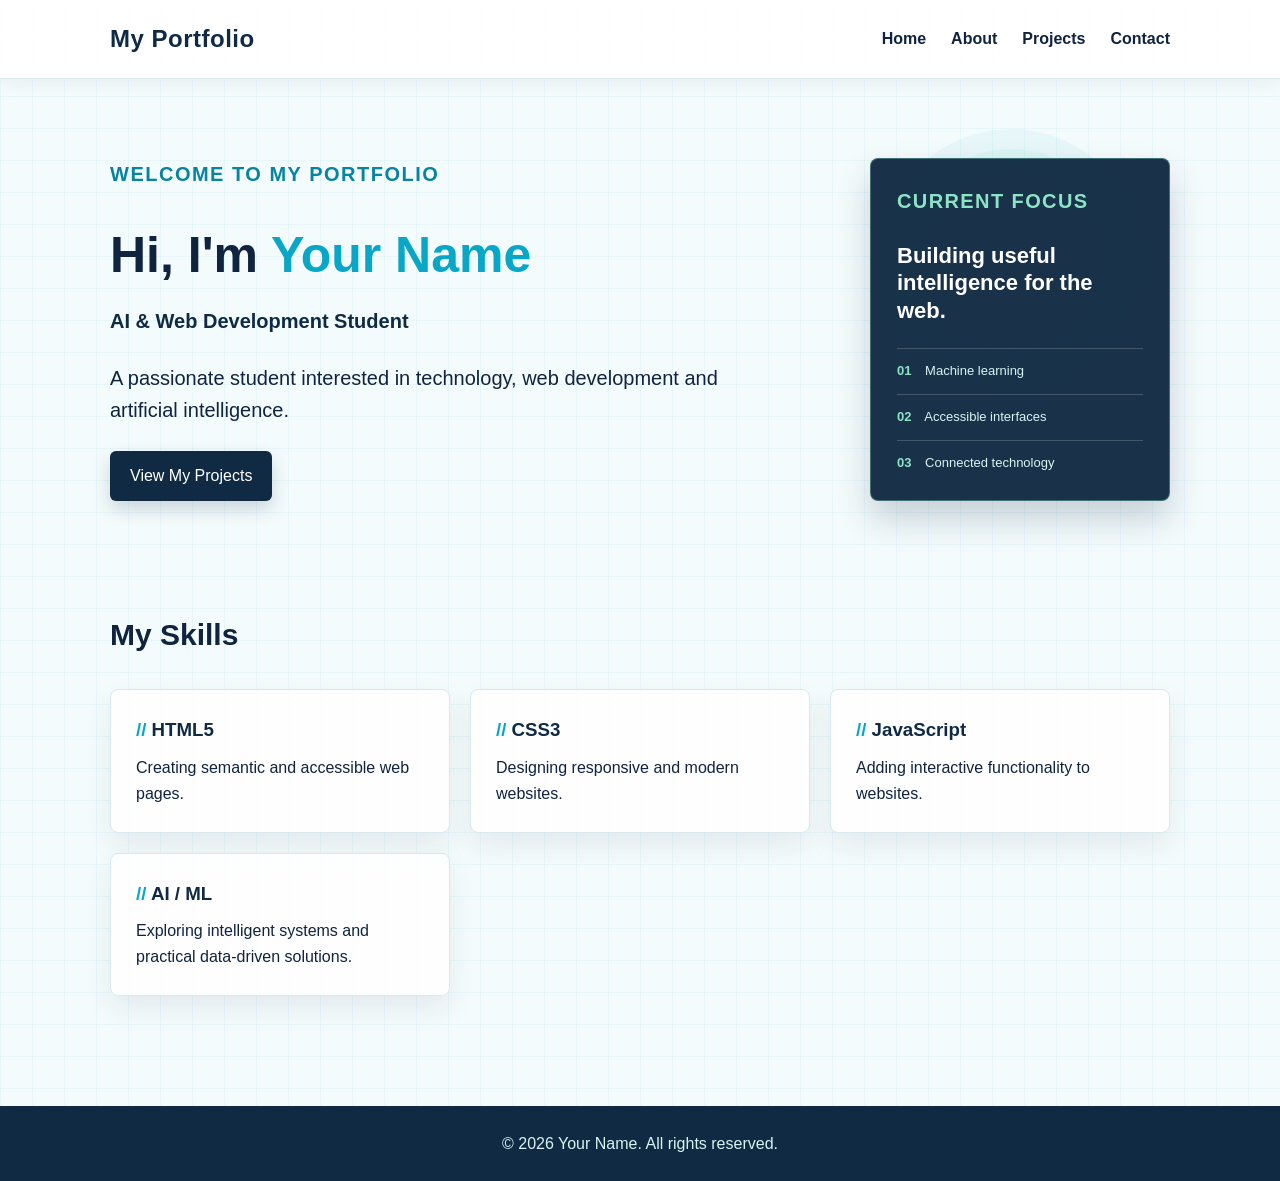
<file: index.html>
<!DOCTYPE html>
<html lang="en">
<head>
    <meta charset="UTF-8">

    <meta name="viewport"
          content="width=device-width, initial-scale=1.0">

    <meta name="description"
          content="Personal portfolio website showcasing skills, projects and contact information.">

    <meta name="keywords"
          content="portfolio, web developer, HTML, CSS, JavaScript">

    <meta name="author"
          content="Your Name">

    <title>Your Name | Portfolio</title>

    <link rel="stylesheet" href="style.css">
</head>

<body>

<header>
    <nav aria-label="Main Navigation">

        <a href="index.html" class="logo">
            My Portfolio
        </a>

        <ul>
            <li><a href="index.html" aria-current="page">Home</a></li>
            <li><a href="about.html">About</a></li>
            <li><a href="project.html">Projects</a></li>
            <li><a href="contact.html">Contact</a></li>
        </ul>

    </nav>
</header>

<main>

    <section class="hero" aria-labelledby="hero-title">

        <div class="hero-copy">
            <p class="welcome">Welcome to my portfolio</p>

            <h1 id="hero-title">
                Hi, I'm <span>Your Name</span>
            </h1>

            <p class="hero-role">AI &amp; Web Development Student</p>

            <p>
                A passionate student interested in technology,
                web development and artificial intelligence.
            </p>

            <a href="project.html" class="button">
                View My Projects
            </a>
        </div>

        <aside class="hero-panel" aria-label="Profile focus">
            <p class="panel-label">CURRENT FOCUS</p>
            <h2>Building useful intelligence for the web.</h2>
            <div class="panel-line"><span>01</span> Machine learning</div>
            <div class="panel-line"><span>02</span> Accessible interfaces</div>
            <div class="panel-line"><span>03</span> Connected technology</div>
        </aside>

    </section>

    <section aria-labelledby="skills-title">

        <h2 id="skills-title">My Skills</h2>

        <div class="cards">

            <article class="card">
                <h3>HTML5</h3>
                <p>
                    Creating semantic and accessible web pages.
                </p>
            </article>

            <article class="card">
                <h3>CSS3</h3>
                <p>
                    Designing responsive and modern websites.
                </p>
            </article>

            <article class="card">
                <h3>JavaScript</h3>
                <p>
                    Adding interactive functionality to websites.
                </p>
            </article>

            <article class="card">
                <h3>AI / ML</h3>
                <p>
                    Exploring intelligent systems and practical data-driven solutions.
                </p>
            </article>

        </div>

    </section>

</main>

<footer>
    <p>&copy; 2026 Your Name. All rights reserved.</p>
</footer>

<script src="script.js"></script>

</body>
</html>
</file>
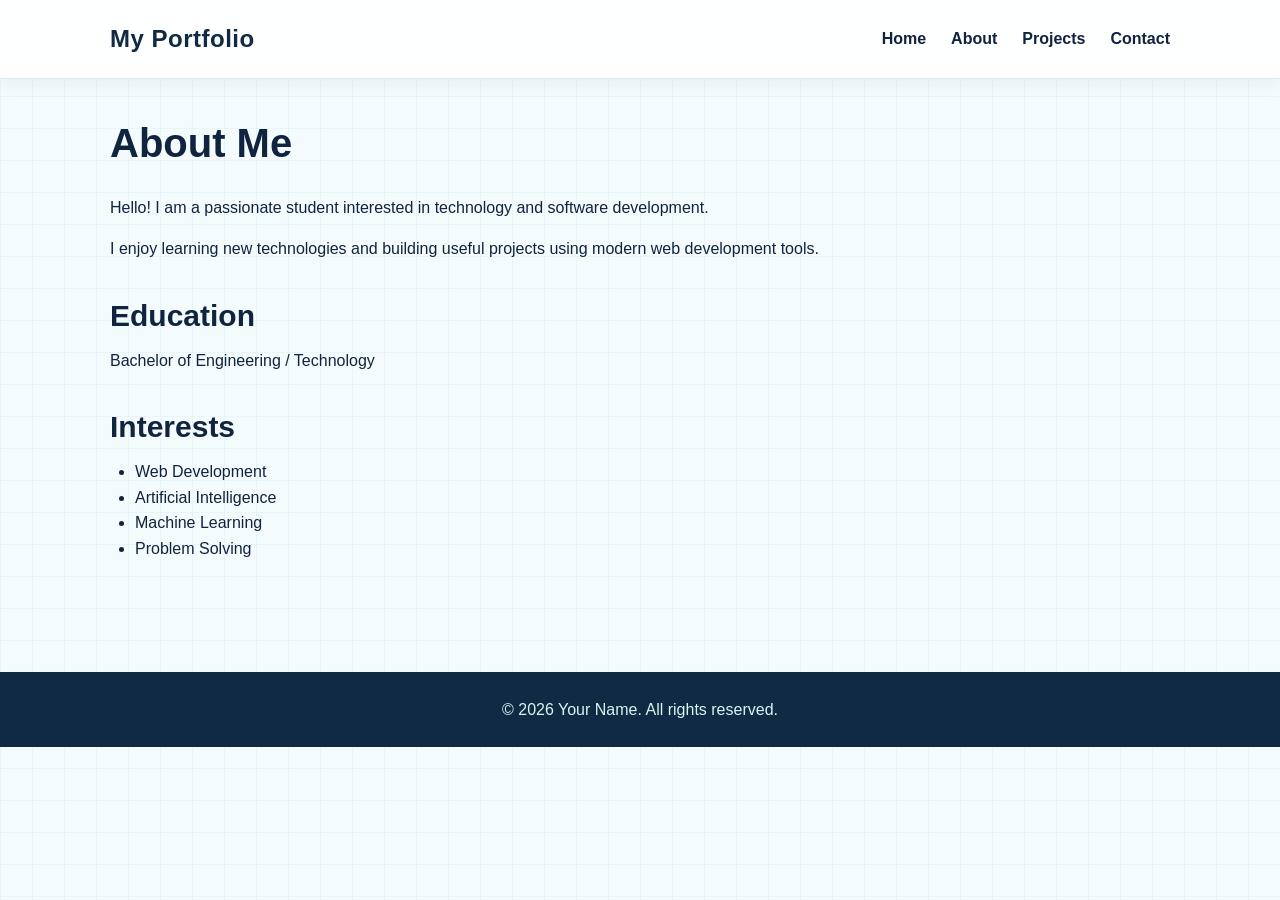
<file: about.html>
<!DOCTYPE html>
<html lang="en">

<head>
    <meta charset="UTF-8">

    <meta name="viewport"
          content="width=device-width, initial-scale=1.0">

    <meta name="description"
          content="Learn more about my education, skills and interests.">

    <title>About | My Portfolio</title>

    <link rel="stylesheet" href="style.css">
</head>

<body>

<header>

    <nav aria-label="Main Navigation">

        <a href="index.html" class="logo">
            My Portfolio
        </a>

        <ul>
            <li><a href="index.html">Home</a></li>
            <li><a href="about.html" aria-current="page">About</a></li>
            <li><a href="project.html">Projects</a></li>
            <li><a href="contact.html">Contact</a></li>
        </ul>

    </nav>

</header>

<main>

    <section class="page-section">

        <h1>About Me</h1>

        <p>
            Hello! I am a passionate student interested in
            technology and software development.
        </p>

        <p>
            I enjoy learning new technologies and building
            useful projects using modern web development tools.
        </p>

        <h2>Education</h2>

        <p>
            Bachelor of Engineering / Technology
        </p>

        <h2>Interests</h2>

        <ul>
            <li>Web Development</li>
            <li>Artificial Intelligence</li>
            <li>Machine Learning</li>
            <li>Problem Solving</li>
        </ul>

    </section>

</main>

<footer>
    <p>&copy; 2026 Your Name. All rights reserved.</p>
</footer>

</body>
</html>
</file>
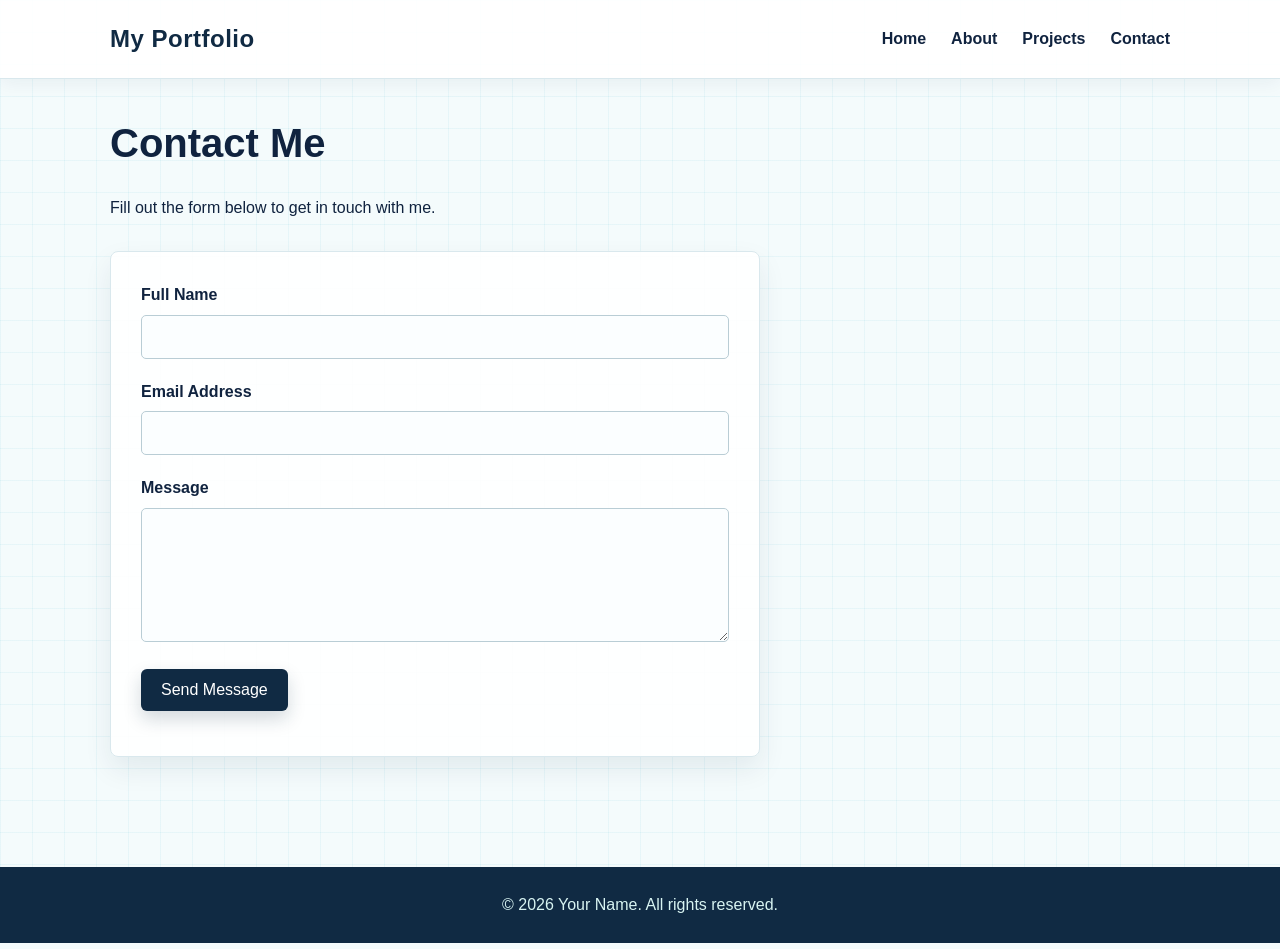
<file: contact.html>
<!DOCTYPE html>
<html lang="en">

<head>

    <meta charset="UTF-8">

    <meta name="viewport"
          content="width=device-width, initial-scale=1.0">

    <meta name="description"
          content="Contact me through the accessible portfolio contact form.">

    <title>Contact | My Portfolio</title>

    <link rel="stylesheet" href="style.css">

</head>

<body>

<header>

    <nav aria-label="Main Navigation">

        <a href="index.html" class="logo">
            My Portfolio
        </a>

        <ul>
            <li><a href="index.html">Home</a></li>
            <li><a href="about.html">About</a></li>
            <li><a href="project.html">Projects</a></li>
            <li><a href="contact.html" aria-current="page">Contact</a></li>
        </ul>

    </nav>

</header>

<main>

    <section class="page-section">

        <h1>Contact Me</h1>

        <p>
            Fill out the form below to get in touch with me.
        </p>

        <form id="contactForm" novalidate>

            <div class="form-group">

                <label for="name">
                    Full Name
                </label>

                <input
                    type="text"
                    id="name"
                    name="name"
                    autocomplete="name"
                    required
                    aria-required="true"
                >

            </div>

            <div class="form-group">

                <label for="email">
                    Email Address
                </label>

                <input
                    type="email"
                    id="email"
                    name="email"
                    autocomplete="email"
                    required
                    aria-required="true"
                >

            </div>

            <div class="form-group">

                <label for="message">
                    Message
                </label>

                <textarea
                    id="message"
                    name="message"
                    rows="6"
                    required
                    aria-required="true">
                </textarea>

            </div>

            <button type="submit">
                Send Message
            </button>

            <p
                id="formMessage"
                role="status"
                aria-live="polite">
            </p>

        </form>

    </section>

</main>

<footer>
    <p>&copy; 2026 Your Name. All rights reserved.</p>
</footer>

<script src="script.js"></script>

</body>
</html>
</file>
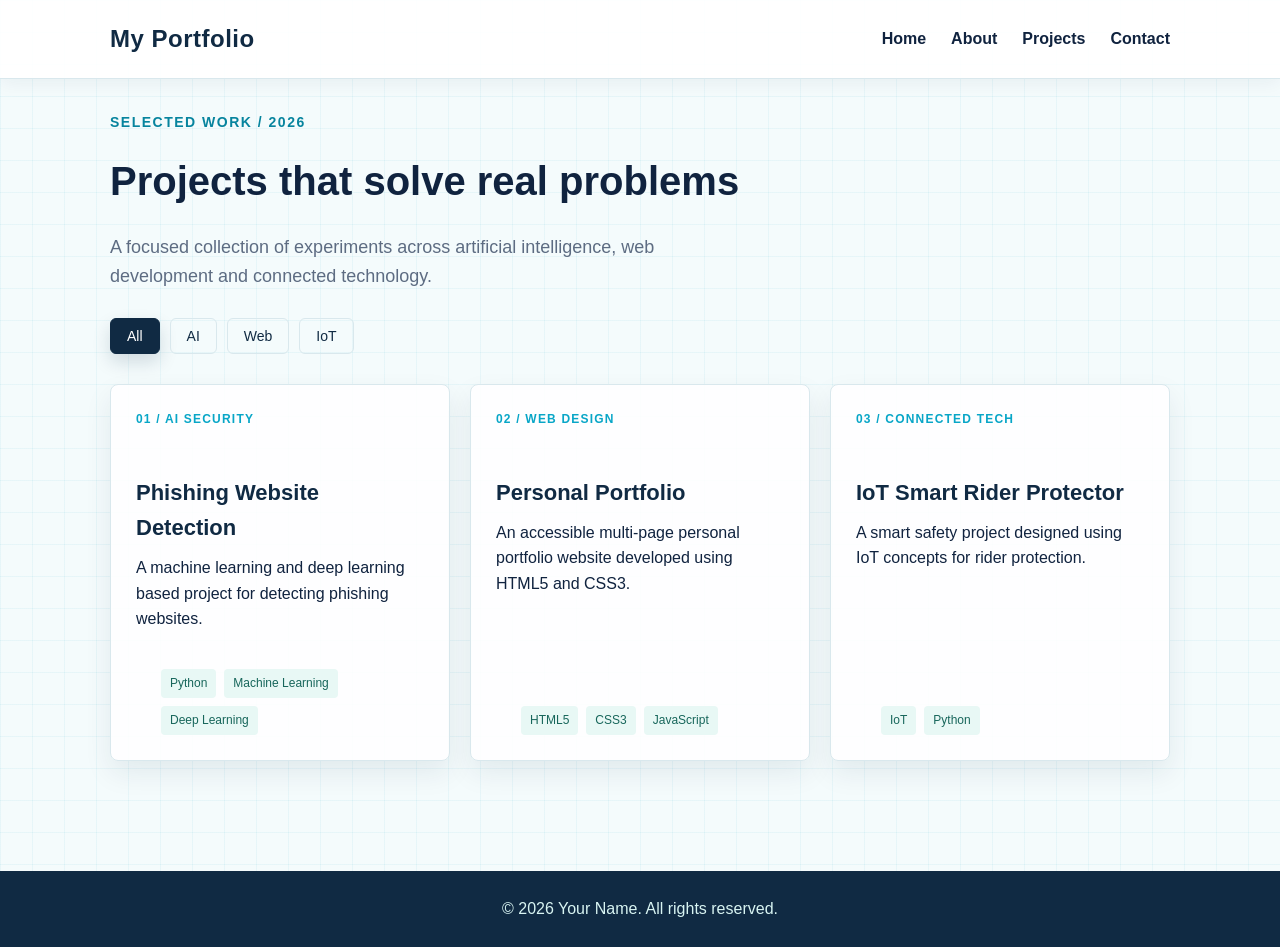
<file: project.html>
<!DOCTYPE html>
<html lang="en">

<head>

    <meta charset="UTF-8">

    <meta name="viewport"
          content="width=device-width, initial-scale=1.0">

    <meta name="description"
          content="View my web development and technology projects.">

    <title>Projects | My Portfolio</title>

    <link rel="stylesheet" href="style.css">

</head>

<body>

<header>

    <nav aria-label="Main Navigation">

        <a href="index.html" class="logo">
            My Portfolio
        </a>

        <ul>
            <li><a href="index.html">Home</a></li>
            <li><a href="about.html">About</a></li>
            <li><a href="project.html" aria-current="page">Projects</a></li>
            <li><a href="contact.html">Contact</a></li>
        </ul>

    </nav>

</header>

<main>

    <section class="page-section">

        <p class="welcome">Selected work / 2026</p>

        <h1>Projects that solve real problems</h1>

        <p class="section-intro">
            A focused collection of experiments across artificial intelligence,
            web development and connected technology.
        </p>

        <div class="project-filters" role="group" aria-label="Filter projects">
            <button class="filter-button is-active" type="button" data-filter="all">All</button>
            <button class="filter-button" type="button" data-filter="ai">AI</button>
            <button class="filter-button" type="button" data-filter="web">Web</button>
            <button class="filter-button" type="button" data-filter="iot">IoT</button>
        </div>

        <div class="cards project-grid">

            <article class="card project-card" data-category="ai">

                <p class="project-number">01 / AI SECURITY</p>

                <h2>Phishing Website Detection</h2>

                <p>
                    A machine learning and deep learning based
                    project for detecting phishing websites.
                </p>

                <ul class="tech-list" aria-label="Technologies used">
                    <li>Python</li>
                    <li>Machine Learning</li>
                    <li>Deep Learning</li>
                </ul>

            </article>

            <article class="card project-card" data-category="web">

                <p class="project-number">02 / WEB DESIGN</p>

                <h2>Personal Portfolio</h2>

                <p>
                    An accessible multi-page personal portfolio
                    website developed using HTML5 and CSS3.
                </p>

                <ul class="tech-list" aria-label="Technologies used">
                    <li>HTML5</li>
                    <li>CSS3</li>
                    <li>JavaScript</li>
                </ul>

            </article>

            <article class="card project-card" data-category="iot">

                <p class="project-number">03 / CONNECTED TECH</p>

                <h2>IoT Smart Rider Protector</h2>

                <p>
                    A smart safety project designed using
                    IoT concepts for rider protection.
                </p>

                <ul class="tech-list" aria-label="Technologies used">
                    <li>IoT</li>
                    <li>Python</li>
                </ul>

            </article>

        </div>

    </section>

</main>

<footer>
    <p>&copy; 2026 Your Name. All rights reserved.</p>
</footer>

<script src="script.js"></script>

</body>
</html>
</file>
<file: style.css>
* {
    box-sizing: border-box;
    margin: 0;
    padding: 0;
}

:root {
    --ink: #10233f;
    --muted: #5d6c82;
    --navy: #102a43;
    --cyan: #08a6c7;
    --mint: #8de3c5;
    --paper: #f4fbfc;
    --line: #d9e8ed;
    --white: #ffffff;
}

html {
    scroll-behavior: smooth;
}

body {
    font-family: "Trebuchet MS", "Segoe UI", sans-serif;
    line-height: 1.6;
    color: var(--ink);
    background-color: var(--paper);
    background-image: linear-gradient(rgba(8, 166, 199, 0.06) 1px, transparent 1px),
        linear-gradient(90deg, rgba(8, 166, 199, 0.06) 1px, transparent 1px);
    background-size: 32px 32px;
}

header {
    background: rgba(255, 255, 255, 0.92);
    border-bottom: 1px solid var(--line);
    box-shadow: 0 4px 18px rgba(16, 42, 67, 0.06);
    position: sticky;
    top: 0;
    z-index: 10;
}

nav {
    max-width: 1100px;
    margin: auto;
    padding: 20px;
    display: flex;
    justify-content: space-between;
    align-items: center;
}

.logo {
    font-size: 24px;
    font-weight: bold;
    text-decoration: none;
    color: var(--navy);
    letter-spacing: 0.5px;
}

nav ul {
    display: flex;
    list-style: none;
    gap: 25px;
}

nav a {
    text-decoration: none;
    color: var(--ink);
    font-weight: 600;
}

nav a:hover,
nav a:focus {
    color: var(--cyan);
}

main {
    max-width: 1100px;
    margin: auto;
}

.hero {
    min-height: 500px;
    display: flex;
    align-items: center;
    justify-content: space-between;
    gap: 60px;
    padding: 60px 20px;
    position: relative;
}

.hero::before {
    content: "";
    width: 180px;
    height: 180px;
    border: 1px solid rgba(8, 166, 199, 0.25);
    border-radius: 50%;
    position: absolute;
    right: 8%;
    top: 18%;
    box-shadow: 0 0 0 20px rgba(141, 227, 197, 0.12),
        0 0 0 40px rgba(8, 166, 199, 0.06);
    pointer-events: none;
}

.hero h1 {
    font-size: 50px;
    margin-bottom: 20px;
}

.hero h1 span {
    color: var(--cyan);
}

.hero-copy {
    max-width: 650px;
    position: relative;
    z-index: 1;
}

.hero-role {
    color: var(--navy);
    font-weight: bold;
    margin: -10px 0 18px;
}

.hero-panel {
    background: rgba(16, 42, 67, 0.96);
    border: 1px solid rgba(141, 227, 197, 0.35);
    border-radius: 8px;
    color: var(--white);
    max-width: 300px;
    min-width: 260px;
    padding: 26px;
    position: relative;
    z-index: 1;
    box-shadow: 0 18px 35px rgba(16, 42, 67, 0.2);
}

.panel-label {
    color: var(--mint);
    font-size: 12px;
    font-weight: bold;
    letter-spacing: 1.4px;
    margin-bottom: 14px;
}

.hero-panel h2 {
    font-size: 22px;
    line-height: 1.25;
    margin-bottom: 24px;
}

.panel-line {
    border-top: 1px solid rgba(255, 255, 255, 0.18);
    color: #d8f4f2;
    font-size: 13px;
    padding: 12px 0 0;
    margin-top: 12px;
}

.panel-line span {
    color: var(--mint);
    font-weight: bold;
    margin-right: 10px;
}

.hero p {
    max-width: 650px;
    font-size: 20px;
    margin-bottom: 25px;
}

.welcome {
    color: #07849e;
    font-weight: bold;
    letter-spacing: 1.5px;
    text-transform: uppercase;
    font-size: 14px;
}

.button,
button {
    display: inline-block;
    background: var(--navy);
    color: var(--white);
    padding: 12px 20px;
    border: none;
    border-radius: 6px;
    text-decoration: none;
    cursor: pointer;
    font-size: 16px;
    box-shadow: 0 8px 18px rgba(16, 42, 67, 0.18);
    transition: background 0.2s ease, transform 0.2s ease, box-shadow 0.2s ease;
}

.button:hover,
button:hover {
    background: var(--cyan);
    transform: translateY(-2px);
    box-shadow: 0 10px 22px rgba(8, 166, 199, 0.24);
}

.page-section {
    padding: 60px 20px;
}

.page-section h1 {
    font-size: 40px;
    margin-bottom: 20px;
}

.page-section h2 {
    margin-top: 30px;
    margin-bottom: 10px;
}

.page-section p {
    margin-bottom: 15px;
}

.section-intro {
    max-width: 650px;
    color: var(--muted);
    font-size: 18px;
}

.project-filters {
    display: flex;
    flex-wrap: wrap;
    gap: 10px;
    margin: 28px 0 10px;
}

.filter-button {
    background: transparent;
    color: var(--navy);
    border: 1px solid var(--line);
    box-shadow: none;
    padding: 9px 16px;
    font-size: 14px;
}

.filter-button:hover,
.filter-button.is-active {
    background: var(--navy);
    color: var(--white);
    border-color: var(--navy);
    box-shadow: 0 8px 18px rgba(16, 42, 67, 0.15);
}

.project-card {
    display: flex;
    flex-direction: column;
    min-height: 250px;
}

.project-card.is-hidden {
    display: none;
}

.project-number {
    color: var(--cyan);
    font-size: 12px;
    font-weight: bold;
    letter-spacing: 1.2px;
    margin-bottom: 18px;
}

.project-card h2 {
    font-size: 22px;
}

.tech-list {
    display: flex;
    flex-wrap: wrap;
    gap: 8px;
    list-style: none;
    margin-top: auto;
    padding-top: 22px;
}

.tech-list li {
    background: #e8f8f5;
    border-radius: 4px;
    color: #17665b;
    font-size: 12px;
    padding: 5px 9px;
}

main > section:not(.hero) {
    padding: 32px 20px 60px;
}

main > section:not(.hero) > h2 {
    font-size: 30px;
    margin-bottom: 8px;
}

.page-section ul {
    margin-left: 25px;
}

.cards {
    display: grid;
    grid-template-columns: repeat(3, 1fr);
    gap: 20px;
    margin-top: 30px;
}

.card {
    background: rgba(255, 255, 255, 0.88);
    padding: 25px;
    border-radius: 8px;
    border: 1px solid var(--line);
    box-shadow: 0 12px 28px rgba(16, 42, 67, 0.08);
    transition: transform 0.2s ease, border-color 0.2s ease;
}

.card:hover {
    transform: translateY(-5px);
    border-color: var(--mint);
}

.card h2,
.card h3 {
    margin-bottom: 10px;
    color: var(--navy);
}

.card h3::before {
    content: "// ";
    color: var(--cyan);
}

form {
    max-width: 650px;
    margin-top: 30px;
    background: rgba(255, 255, 255, 0.9);
    padding: 30px;
    border-radius: 8px;
    border: 1px solid var(--line);
    box-shadow: 0 12px 28px rgba(16, 42, 67, 0.08);
}

.form-group {
    margin-bottom: 20px;
}

label {
    display: block;
    font-weight: bold;
    margin-bottom: 7px;
}

input,
textarea {
    width: 100%;
    padding: 12px;
    border: 1px solid #b9cdd5;
    border-radius: 5px;
    font-size: 16px;
    color: var(--ink);
    background: #fbfeff;
}

input:focus,
textarea:focus,
button:focus,
a:focus {
    outline: 3px solid var(--mint);
    outline-offset: 2px;
}

#formMessage {
    margin-top: 15px;
    font-weight: bold;
}

footer {
    text-align: center;
    padding: 25px;
    margin-top: 50px;
    background: var(--navy);
    color: #d8f4f2;
}

@media (max-width: 768px) {

    nav {
        flex-direction: column;
        gap: 15px;
    }

    nav ul {
        flex-wrap: wrap;
        justify-content: center;
    }

    .hero h1 {
        font-size: 38px;
    }

    .hero {
        align-items: flex-start;
        flex-direction: column;
        gap: 35px;
    }

    .hero-panel {
        max-width: none;
        width: 100%;
    }

    .cards {
        grid-template-columns: 1fr;
    }

}
</file>
